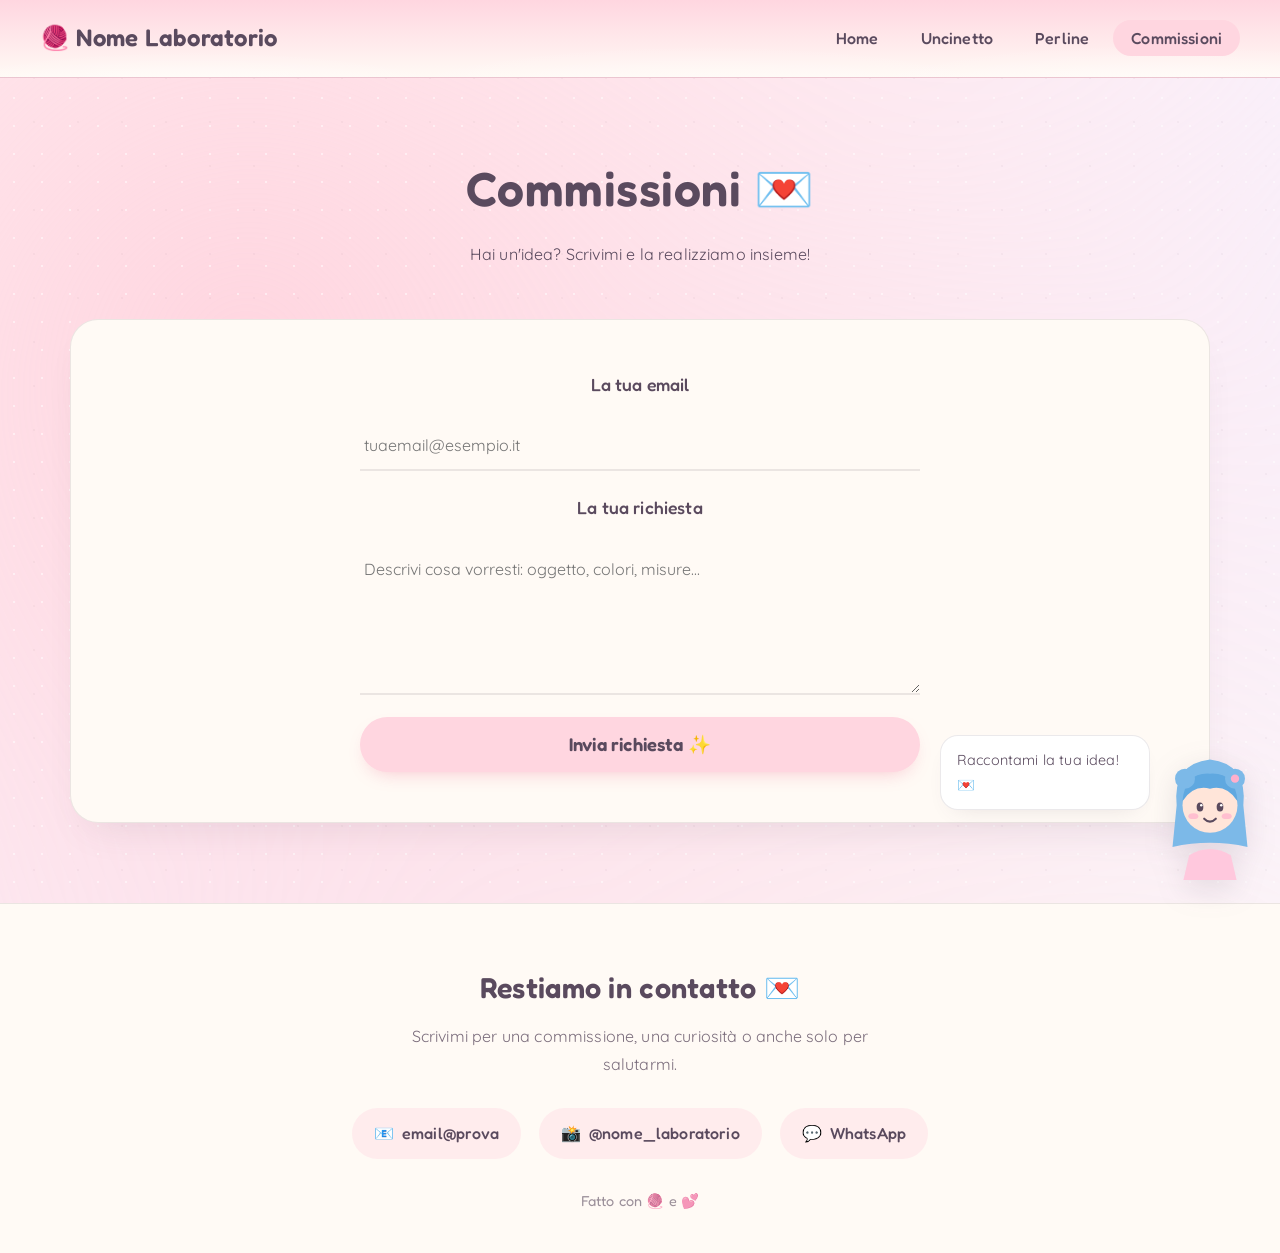
<file: commissioni.html>
<!DOCTYPE html>
<html lang="it">
<head>
  <meta charset="UTF-8">
  <meta name="viewport" content="width=device-width, initial-scale=1.0">
  <title>Commissioni | Nome Laboratorio</title>
  <link rel="stylesheet" href="style.css">
</head>
<body class="commissioni" data-pagina="commissioni">

  <nav>
    <a href="index.html" class="logo">🧶 Nome Laboratorio</a>
    <ul>
      <li><a href="index.html">Home</a></li>
      <li><a href="uncinetto.html">Uncinetto</a></li>
      <li><a href="perline.html">Perline</a></li>
      <li><a href="commissioni.html" class="attivo">Commissioni</a></li>
    </ul>
  </nav>

  <main class="contenitore">
    <h1 class="titolo-sezione appare">Commissioni 💌</h1>
    <p class="sottotitolo appare">Hai un'idea? Scrivimi e la realizziamo insieme!</p>

    <div class="box appare">
      <form action="https://formsubmit.co/email@prova" method="POST">
        <input type="hidden" name="_subject" value="commissione">
        <input type="hidden" name="_template" value="table">
        <input type="hidden" name="_captcha" value="false">

        <label for="email">La tua email</label>
        <input type="email" id="email" name="email" placeholder="tuaemail@esempio.it" required>

        <label for="richiesta">La tua richiesta</label>
        <textarea id="richiesta" name="richiesta" placeholder="Descrivi cosa vorresti: oggetto, colori, misure..." required></textarea>

        <button type="submit" class="btn">Invia richiesta ✨</button>
      </form>
    </div>
  </main>

  <footer class="contatti">
    <h3>Restiamo in contatto 💌</h3>
    <p class="sottotitolo-footer">Scrivimi per una commissione, una curiosità o anche solo per salutarmi.</p>
    <ul class="contatti-lista">
      <li>📧 <a href="mailto:email@prova">email@prova</a></li>
      <li>📸 <a href="https://instagram.com/" target="_blank" rel="noopener">@nome_laboratorio</a></li>
      <li>💬 <a href="https://wa.me/393000000000" target="_blank" rel="noopener">WhatsApp</a></li>
    </ul>
    <div class="firma">Fatto con 🧶 e 💕</div>
  </footer>

  <script src="script.js"></script>
</body>
</html>
</file>
<file: style.css>
@import url('https://fonts.googleapis.com/css2?family=Fredoka:wght@500;600;700&family=Quicksand:wght@400;500;600&display=swap');

:root {
  --verde: #d8f3dc;
  --verde-scuro: #95d5b2;
  --blu: #dbeafe;
  --blu-scuro: #93c5fd;
  --lilla: #ede4ff;
  --lilla-scuro: #c4b5fd;
  --rosa: #ffd6e0;
  --testo: #5a4a5e;
  --bianco: #fffaf5;
  --bordo: rgba(90, 74, 94, 0.12);
}

* { box-sizing: border-box; margin: 0; padding: 0; }

body {
  font-family: 'Quicksand', sans-serif;
  color: var(--testo);
  line-height: 1.7;
  min-height: 100vh;
  letter-spacing: 0.01em;
  position: relative;
  overflow-x: hidden;
  background-color: transparent;
}

/* Sfondo animato "aurora": strati di gradienti morbidi che si muovono lentissimi */
body::before {
  content: "";
  position: fixed;
  inset: -20%;
  z-index: -2;
  pointer-events: none;
  background:
    radial-gradient(circle at 20% 30%, var(--sfondo-1) 0%, transparent 55%),
    radial-gradient(circle at 80% 20%, var(--sfondo-2) 0%, transparent 55%),
    radial-gradient(circle at 60% 80%, var(--sfondo-3) 0%, transparent 55%),
    radial-gradient(circle at 30% 90%, var(--sfondo-2) 0%, transparent 55%);
  background-size: 140% 140%;
  animation: auroraMove 40s ease-in-out infinite alternate;
  filter: blur(20px);
}

/* Sfondo pattern: trama di puntini che scorre piano piano */
body::after {
  content: "";
  position: fixed;
  inset: 0;
  z-index: -1;
  pointer-events: none;
  background-image:
    radial-gradient(rgba(255, 255, 255, 0.55) 1.4px, transparent 1.4px),
    radial-gradient(rgba(90, 74, 94, 0.04) 1px, transparent 1px);
  background-size: 28px 28px, 44px 44px;
  background-position: 0 0, 12px 12px;
  animation: patternMove 90s linear infinite;
  opacity: 0.9;
}

@keyframes auroraMove {
  0%   { transform: translate(0, 0) scale(1) rotate(0deg); }
  50%  { transform: translate(3%, -2%) scale(1.06) rotate(2deg); }
  100% { transform: translate(-3%, 2%) scale(1.03) rotate(-2deg); }
}

@keyframes patternMove {
  from { background-position: 0 0, 12px 12px; }
  to   { background-position: 280px 280px, 292px 292px; }
}

body.home {
  --accento: var(--verde-scuro);
  --sfondo-1: #d8f3dc;   /* verde pastello */
  --sfondo-2: #eaf7ec;   /* verde più chiaro */
  --sfondo-3: #fffaf5;   /* bianco caldo */
  --nav-from: #d8f3dc;   /* navbar: verde */
  --nav-to:   #fffaf5;   /* navbar: bianco */
}
body.sezione {
  --accento: var(--blu-scuro);
  --sfondo-1: #dbeafe;   /* blu pastello */
  --sfondo-2: #eef4ff;   /* blu chiarissimo */
  --sfondo-3: #fffaf5;
  --nav-from: #dbeafe;   /* navbar: blu */
  --nav-to:   #fffaf5;
}
body.commissioni {
  --accento: var(--lilla-scuro);
  --sfondo-1: #ffd6e0;   /* rosa pastello */
  --sfondo-2: #f5efff;   /* lilla chiaro */
  --sfondo-3: #fffaf5;
  --nav-from: #ffd6e0;   /* navbar: rosa */
  --nav-to:   #fffaf5;
}

h1, h2, h3, h4, nav a, .btn, .logo, .tag {
  font-family: 'Fredoka', sans-serif;
  font-weight: 600;
  letter-spacing: 0.01em;
}

/* ---------- NAV con sfondo sfumato per pagina ---------- */
nav {
  position: sticky; top: 0; z-index: 50;
  display: flex; justify-content: space-between; align-items: center;
  flex-wrap: wrap; gap: 10px;
  padding: 18px 40px;
  background: linear-gradient(180deg, var(--nav-from) 0%, var(--nav-to) 100%);
  backdrop-filter: blur(14px);
  -webkit-backdrop-filter: blur(14px);
  border-bottom: 1px solid var(--bordo);
  overflow: hidden;
}

/* onde decorative morbidissime che si muovono lentamente */
nav::before {
  content: "";
  position: absolute; inset: 0;
  background:
    radial-gradient(ellipse 420px 70px at 15% 130%, rgba(255, 255, 255, 0.65), transparent 70%),
    radial-gradient(ellipse 520px 90px at 55% 140%, rgba(255, 255, 255, 0.5), transparent 70%),
    radial-gradient(ellipse 460px 80px at 90% 130%, rgba(255, 255, 255, 0.55), transparent 70%);
  animation: ondeNav 22s ease-in-out infinite;
  pointer-events: none;
  z-index: 0;
}
@keyframes ondeNav {
  0%, 100% { transform: translateX(0) scaleY(1); }
  50%      { transform: translateX(-40px) scaleY(1.2); }
}

.logo, nav ul { position: relative; z-index: 1; }

.logo { font-size: 1.5rem; color: var(--testo); text-decoration: none; }
nav ul { display: flex; gap: 6px; list-style: none; flex-wrap: wrap; }
nav ul a {
  text-decoration: none; color: var(--testo);
  padding: 8px 18px; border-radius: 999px;
  font-weight: 500;
  transition: background .25s, color .25s;
}
nav ul a:hover, nav ul a.attivo { background: var(--rosa); }


/* ---------- BANNER FULL WIDTH ---------- */
.banner {
  position: relative;
  width: 100%;
  height: 72vh; min-height: 380px;
  overflow: hidden;
  margin: 0;
}
.banner img { width: 100%; height: 100%; object-fit: cover; animation: zoom 25s ease-in-out infinite alternate; }
.banner-testo {
  position: absolute; inset: 0;
  display: flex; flex-direction: column; justify-content: center; align-items: center;
  text-align: center; color: #fff; padding: 0 20px;
  background: linear-gradient(180deg, rgba(90,74,94,0.15) 0%, rgba(90,74,94,0.35) 100%);
}
.banner-testo h1 { font-size: clamp(2.2rem, 6vw, 4.5rem); text-shadow: 0 2px 20px rgba(0,0,0,.15); }
.banner-testo p { font-size: 1.1rem; opacity: .95; margin-top: 8px; }
@keyframes zoom { to { transform: scale(1.06); } }

/* ---------- CONTENUTI ---------- */
.contenitore { max-width: 1200px; margin: 0 auto; padding: 70px 30px 80px; }

.titolo-sezione { text-align: center; font-size: clamp(2rem, 5vw, 3rem); margin-bottom: 12px; }
.sottotitolo { text-align: center; max-width: 560px; margin: 0 auto 50px; opacity: .85; }

/* ---------- HOME: chi sono full-width, galleria sotto ---------- */
.chi-siamo {
  display: flex; flex-direction: column; gap: 40px;
}
.box {
  background: var(--bianco);
  padding: 50px 60px; border-radius: 28px;
  border: 1px solid var(--bordo);
  box-shadow: 0 20px 40px -20px rgba(90,74,94,0.15);
  text-align: center;
}
.box h2 { font-size: 2rem; margin-bottom: 16px; }
.box p { max-width: 780px; margin: 0 auto; }

.galleria {
  display: grid;
  grid-template-columns: repeat(2, 1fr);
  gap: 22px;
}
.galleria img {
  width: 100%; aspect-ratio: 4 / 3; object-fit: cover;
  border-radius: 22px;
  box-shadow: 0 10px 30px -15px rgba(90,74,94,0.25);
  transition: transform .5s ease, box-shadow .5s ease;
}
.galleria img:hover { transform: scale(1.02); box-shadow: 0 20px 40px -20px rgba(90,74,94,0.35); }

/* ---------- CARD PRODOTTI (grandi, verticali, metà foto metà testo) ---------- */
.lista-grande {
  display: flex; flex-direction: column; gap: 50px;
  max-width: 1050px; margin: 0 auto;
}

.card-grande {
  display: grid;
  grid-template-columns: 1fr 1fr;
  background: var(--bianco);
  border-radius: 32px;
  overflow: hidden;
  border: 1px solid var(--bordo);
  box-shadow: 0 20px 45px -25px rgba(90,74,94,0.28);
  min-height: 420px;
  position: relative;
  transition: transform .35s ease, box-shadow .35s ease;
}
.card-grande:hover { transform: translateY(-4px); box-shadow: 0 30px 60px -30px rgba(90,74,94,0.35); }

.card-grande .foto {
  position: relative;
  overflow: hidden;
}
.card-grande .foto img {
  width: 100%; height: 100%;
  object-fit: cover;
  display: block;
  transition: transform .6s ease;
}
.card-grande:hover .foto img { transform: scale(1.05); }

/* divisione ondulata tra foto e testo */
.card-grande .foto::after {
  content: "";
  position: absolute;
  top: 0; right: -2px; bottom: 0;
  width: 60px;
  background-color: var(--bianco);
  -webkit-mask-image: url("data:image/svg+xml;utf8,<svg xmlns='http://www.w3.org/2000/svg' viewBox='0 0 60 400' preserveAspectRatio='none'><path d='M60 0 L60 400 L30 400 C55 340 0 300 30 240 C60 180 0 140 30 80 C55 40 0 20 30 0 Z' fill='black'/></svg>");
  mask-image: url("data:image/svg+xml;utf8,<svg xmlns='http://www.w3.org/2000/svg' viewBox='0 0 60 400' preserveAspectRatio='none'><path d='M60 0 L60 400 L30 400 C55 340 0 300 30 240 C60 180 0 140 30 80 C55 40 0 20 30 0 Z' fill='black'/></svg>");
  -webkit-mask-size: 100% 100%;
  mask-size: 100% 100%;
  pointer-events: none;
}

.card-grande .testo {
  padding: 50px 55px;
  display: flex; flex-direction: column; justify-content: center;
}
.card-grande h3 { font-size: 1.9rem; margin-bottom: 10px; }
.card-grande p { font-size: 1.05rem; margin-bottom: 18px; opacity: .9; }
.card-grande ul { list-style: none; margin-bottom: 18px; }
.card-grande ul li { padding-left: 1.4em; position: relative; margin-bottom: 4px; }
.card-grande ul li::before { content: "—"; position: absolute; left: 0; opacity: .5; }
.card-grande .tag {
  display: inline-block;
  background: var(--rosa); padding: 6px 18px; border-radius: 999px;
  font-size: .9rem; font-weight: 600;
  align-self: flex-start;
}

/* ---------- FORM ---------- */
form { display: flex; flex-direction: column; gap: 22px; max-width: 560px; margin: 0 auto; }
label { font-family: 'Fredoka', sans-serif; font-size: 1.1rem; font-weight: 500; }
input, textarea {
  font-family: 'Quicksand', sans-serif; font-size: 1rem;
  padding: 14px 4px; 
  border: none;
  border-bottom: 2px solid var(--bordo);
  background: transparent;
  color: var(--testo);
  transition: border-color .3s;
}
input:focus, textarea:focus { outline: none; border-bottom-color: var(--accento); }
textarea { min-height: 150px; resize: vertical; }

.btn {
  font-size: 1.15rem; color: var(--testo);
  background: var(--rosa); border: none;
  padding: 16px; border-radius: 999px; cursor: pointer;
  box-shadow: 0 8px 20px -10px rgba(244,166,184,0.8);
  transition: transform .2s ease, box-shadow .2s ease;
}
.btn:hover { transform: translateY(-2px); box-shadow: 0 12px 25px -10px rgba(244,166,184,0.9); }
.btn:active { transform: translateY(1px); }

/* ---------- FOOTER CONTATTI (bianco, grande) ---------- */
footer.contatti {
  background: var(--bianco);
  padding: 60px 30px 40px;
  border-top: 1px solid var(--bordo);
  text-align: center;
}
footer.contatti h3 {
  font-size: 1.8rem;
  margin-bottom: 10px;
}
footer.contatti .sottotitolo-footer {
  max-width: 500px; margin: 0 auto 30px; opacity: .8;
}
footer.contatti .contatti-lista {
  display: flex; flex-wrap: wrap; justify-content: center; gap: 18px;
  list-style: none; margin-bottom: 30px;
}
footer.contatti .contatti-lista li {
  display: flex; align-items: center; gap: 8px;
  background: rgba(255, 214, 224, 0.4);
  padding: 12px 22px; border-radius: 999px;
  font-family: 'Fredoka', sans-serif;
  font-weight: 500;
  transition: background .3s, transform .3s;
}
footer.contatti .contatti-lista li:hover {
  background: var(--rosa);
  transform: translateY(-2px);
}
footer.contatti .contatti-lista a {
  color: var(--testo); text-decoration: none;
}
footer.contatti .firma {
  font-family: 'Fredoka', sans-serif;
  opacity: .6; font-size: .9rem;
  margin-top: 20px;
}

/* ---------- ANIMAZIONI SCROLL ---------- */
.appare { opacity: 0; transform: translateY(30px); transition: opacity .9s ease, transform .9s ease; }
.appare.visibile { opacity: 1; transform: none; }

/* ---------- PERSONAGGIO GUIDA ---------- */
#guida {
  position: fixed; bottom: 20px; right: 20px; z-index: 100;
  display: flex; align-items: flex-end; gap: 10px;
  cursor: pointer;
}
#guida svg { width: 100px; animation: galleggia 4s ease-in-out infinite; filter: drop-shadow(0 8px 15px rgba(90,74,94,.15)); }
#fumetto {
  max-width: 210px; background: #fff;
  padding: 12px 16px; border-radius: 18px;
  border: 1px solid var(--bordo);
  box-shadow: 0 10px 25px -15px rgba(90,74,94,.2);
  font-size: .9rem; margin-bottom: 70px;
  transition: opacity .3s, transform .3s;
}
#fumetto.nascosto { opacity: 0; transform: scale(.9); }
@keyframes galleggia { 50% { transform: translateY(-8px); } }

/* ---------- MOBILE ---------- */
@media (max-width: 800px) {
  nav { justify-content: center; padding: 14px 20px; }
  .contenitore { padding: 50px 20px 80px; }
  .box { padding: 30px 25px; }
  .galleria { grid-template-columns: 1fr; }

  .card-grande { grid-template-columns: 1fr; min-height: auto; }
  .card-grande .foto { aspect-ratio: 4 / 3; }
  .card-grande .foto::after { display: none; }
  .card-grande .testo { padding: 30px 28px 36px; }
  .card-grande h3 { font-size: 1.5rem; }

  #guida svg { width: 75px; }
  #fumetto { max-width: 150px; font-size: .8rem; }
  .banner { height: 55vh; min-height: 300px; }
}
</file>
